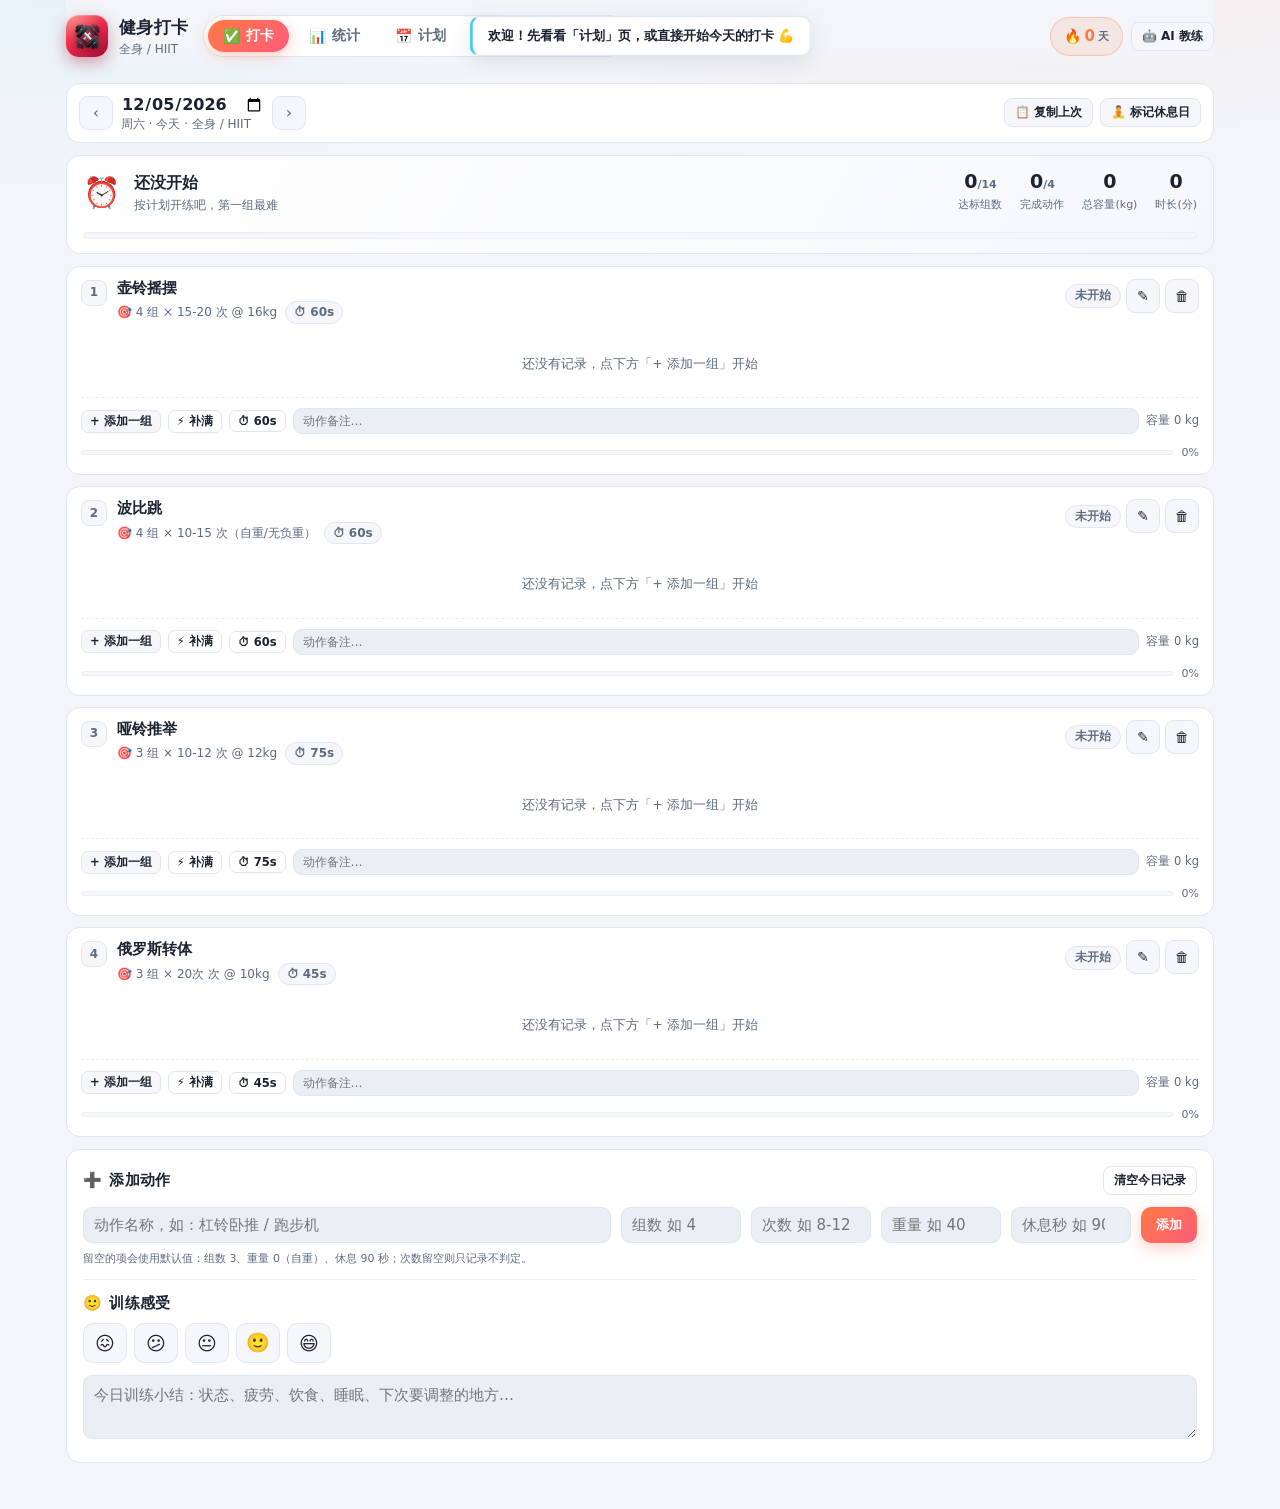
<file: index.html>
<!DOCTYPE html>
<html lang="zh-CN">
<head>
<meta charset="utf-8" />
<meta name="viewport" content="width=device-width, initial-scale=1, viewport-fit=cover" />
<meta name="theme-color" content="#c11236" />
<meta name="color-scheme" content="dark light" />
<link rel="icon" type="image/png" href="icons/icon-192.png" />
<link rel="apple-touch-icon" href="icons/icon-192.png" />
<link rel="manifest" href="manifest.webmanifest" />
<meta name="mobile-web-app-capable" content="yes" />
<meta name="apple-mobile-web-app-capable" content="yes" />
<meta name="apple-mobile-web-app-status-bar-style" content="black-translucent" />
<meta name="apple-mobile-web-app-title" content="健身打卡" />
<meta name="description" content="本地健身打卡：记录每日训练项目、每组次数重量、达标情况与身体数据" />
<title>健身打卡 · FitCheck</title>
<link rel="stylesheet" href="styles.css" />
</head>
<body>
<div class="app">

  <header class="topbar">
    <div class="brand">
      <div class="brand-mark" aria-hidden="true">
      <svg viewBox="0 0 64 64" xmlns="http://www.w3.org/2000/svg" aria-hidden="true">
        <defs>
          <linearGradient id="dbMetal" x1="0" y1="0" x2="0" y2="1">
            <stop offset="0" stop-color="#ffffff"/><stop offset=".38" stop-color="#cfd6dd"/><stop offset=".62" stop-color="#8b96a2"/><stop offset="1" stop-color="#4d5762"/>
          </linearGradient>
          <linearGradient id="dbRub" x1="0" y1="0" x2="0" y2="1">
            <stop offset="0" stop-color="#4b545e"/><stop offset=".45" stop-color="#20262d"/><stop offset="1" stop-color="#0b0e12"/>
          </linearGradient>
          <g id="dbShape">
            <rect x="12" y="29.4" width="40" height="5.2" rx="2.6" fill="url(#dbMetal)"/>
            <rect x="12.8" y="30.1" width="38.4" height="1.1" rx=".55" fill="#ffffff" opacity=".7"/>
            <rect x="16" y="19" width="8" height="26" rx="3.4" fill="url(#dbRub)"/>
            <rect x="40" y="19" width="8" height="26" rx="3.4" fill="url(#dbRub)"/>
            <rect x="9.5" y="23" width="5.4" height="18" rx="2.6" fill="url(#dbRub)"/>
            <rect x="49.1" y="23" width="5.4" height="18" rx="2.6" fill="url(#dbRub)"/>
            <rect x="6.6" y="27.6" width="2.6" height="8.8" rx="1.3" fill="url(#dbRub)"/>
            <rect x="54.8" y="27.6" width="2.6" height="8.8" rx="1.3" fill="url(#dbRub)"/>
            <rect x="17.2" y="20.6" width="1.5" height="22.8" rx=".75" fill="#7c8894" opacity=".5"/>
            <rect x="41.2" y="20.6" width="1.5" height="22.8" rx=".75" fill="#7c8894" opacity=".5"/>
          </g>
        </defs>
        <g transform="rotate(-45 32 32)" opacity=".72"><use href="#dbShape"/></g>
        <g transform="rotate(45 32 32)"><use href="#dbShape"/></g>
      </svg>
    </div>
      <div class="brand-text">
        <div class="brand-title">健身打卡</div>
        <div class="brand-sub" id="brandSub">今天也要练起来</div>
      </div>
    </div>
    <nav class="tabs" id="tabs" role="tablist" aria-label="主导航"></nav>
    <div class="topbar-right">
      <div class="streak-pill" id="streakPill" title="连续达标天数">
        <span class="flame">🔥</span><span id="streakNum">0</span><span class="streak-unit">天</span>
      </div>
    </div>
  </header>

  <main class="main">
    <section class="view" id="view-checkin" role="tabpanel"></section>
    <section class="view" id="view-stats" role="tabpanel" hidden></section>
    <section class="view" id="view-plan" role="tabpanel" hidden></section>
    <section class="view" id="view-body" role="tabpanel" hidden></section>
    <section class="view" id="view-settings" role="tabpanel" hidden></section>
  </main>

  <nav class="footbar" id="footbar" aria-label="移动端导航"></nav>

  <div class="rest-dock" id="restDock" hidden></div>
  <div class="modal-mask" id="modalMask" hidden></div>
  <div class="toast-wrap" id="toastWrap" aria-live="polite"></div>

</div>
<script src="app.js"></script>
</body>
</html>
</file>
<file: styles.css>
/* ================= 基础变量 ================= */
:root{
  --bg:#0f1218;
  --bg-soft:#121722;
  --card:#171d27;
  --card-2:#1d2531;
  --line:#262f3d;
  --line-soft:#1f2836;
  --text:#e9edf5;
  --muted:#8d9bb0;
  --muted-2:#66748a;
  --brand:#ff7a45;
  --brand-soft:rgba(255,122,69,.14);
  --ok:#3ddc97;
  --ok-soft:rgba(61,220,151,.14);
  --warn:#f5c451;
  --warn-soft:rgba(245,196,81,.14);
  --bad:#ff6b6b;
  --bad-soft:rgba(255,107,107,.14);
  --info:#4cc9f0;
  --info-soft:rgba(76,201,240,.14);
  --radius:14px;
  --radius-sm:10px;
  --shadow:0 8px 28px rgba(0,0,0,.34);
  --font:"Segoe UI","PingFang SC","Microsoft YaHei","Hiragino Sans GB",system-ui,-apple-system,sans-serif;
}
@media (prefers-color-scheme: light){
  :root{
    --bg:#f3f5f9; --bg-soft:#eaeef5; --card:#ffffff; --card-2:#f5f7fb;
    --line:#e0e6ef; --line-soft:#eaeff6; --text:#1b2230; --muted:#5d6b80; --muted-2:#8794a8;
    --brand-soft:rgba(255,122,69,.12); --ok-soft:rgba(29,180,120,.12);
    --warn-soft:rgba(212,160,23,.14); --bad-soft:rgba(226,74,74,.1); --info-soft:rgba(38,150,190,.12);
    --shadow:0 6px 22px rgba(24,39,66,.1);
  }
}
*{box-sizing:border-box}
[hidden]{display:none !important}
html,body{margin:0;padding:0}
body{
  background:
    radial-gradient(1200px 520px at 82% -12%, rgba(255,122,69,.13), transparent 62%),
    radial-gradient(900px 480px at 6% -6%, rgba(76,201,240,.1), transparent 60%),
    var(--bg);
  color:var(--text);
  font-family:var(--font);
  font-size:15px;
  line-height:1.55;
  -webkit-font-smoothing:antialiased;
  min-height:100vh;
}
button,input,select,textarea{font-family:inherit;font-size:inherit;color:inherit}
button{cursor:pointer;border:none;background:none}
a{color:var(--info)}
::-webkit-scrollbar{width:10px;height:10px}
::-webkit-scrollbar-thumb{background:var(--line);border-radius:8px;border:2px solid transparent;background-clip:padding-box}
::-webkit-scrollbar-track{background:transparent}

/* ================= 布局 ================= */
.app{max-width:1180px;margin:0 auto;padding:0 16px 46px}
.main{padding-top:6px}

.topbar{
  position:sticky;top:0;z-index:40;
  display:flex;align-items:center;gap:14px;
  padding:14px 0 12px;margin-bottom:6px;
  background:linear-gradient(to bottom, var(--bg) 62%, transparent);
  backdrop-filter:blur(6px);
}
.brand{display:flex;align-items:center;gap:11px;min-width:0}
.brand-mark{
  width:42px;height:42px;flex:0 0 42px;border-radius:13px;display:grid;place-items:center;overflow:hidden;
  background:
    radial-gradient(130% 100% at 20% 6%, rgba(255,255,255,.26), transparent 52%),
    linear-gradient(145deg,#ff6a5f 0%,#e8274b 50%,#9c0f33 100%);
  box-shadow:0 6px 16px rgba(156,15,51,.38), inset 0 1px 0 rgba(255,255,255,.22);
}
.brand-mark svg{width:37px;height:37px;display:block;filter:drop-shadow(0 2px 2.5px rgba(70,0,18,.42))}
.brand-title{font-size:17px;font-weight:800;letter-spacing:.4px}
.brand-sub{font-size:12px;color:var(--muted);white-space:nowrap;overflow:hidden;text-overflow:ellipsis;max-width:38vw}
.topbar-right{margin-left:auto;display:flex;align-items:center;gap:8px}
.streak-pill{
  display:flex;align-items:center;gap:3px;padding:7px 13px;border-radius:999px;
  background:var(--brand-soft);border:1px solid rgba(255,122,69,.3);
  font-weight:800;font-size:15px;color:var(--brand);
}
.streak-pill .flame{font-size:14px}
.streak-unit{font-size:11px;font-weight:600;color:var(--muted)}

.tabs{display:flex;gap:5px;background:var(--card);border:1px solid var(--line);padding:4px;border-radius:999px}
.tab{
  padding:7px 15px;border-radius:999px;color:var(--muted);font-size:13.5px;font-weight:600;
  display:flex;align-items:center;gap:6px;transition:.16s;white-space:nowrap;
}
.tab:hover{color:var(--text);background:var(--card-2)}
.tab.active{background:linear-gradient(135deg,var(--brand),#ff5c7a);color:#fff;box-shadow:0 4px 14px rgba(255,101,69,.34)}
.tab .ic{font-size:14px}

.footbar{
  position:fixed;left:0;right:0;bottom:0;z-index:45;display:none;
  background:color-mix(in srgb, var(--bg) 88%, transparent);
  border-top:1px solid var(--line);
  padding:6px 6px calc(6px + env(safe-area-inset-bottom));
  backdrop-filter:blur(12px);
}
.footbar .tabs{background:none;border:none;padding:0;width:100%;justify-content:space-around;border-radius:0}
.footbar .tab{flex-direction:column;gap:2px;padding:5px 8px;font-size:10.5px;border-radius:10px}
.footbar .tab .ic{font-size:18px}
@media (max-width:860px){
  .topbar .tabs{display:none}
  .footbar{display:block}
  .app{padding:0 12px 96px}
}

/* ================= 通用组件 ================= */
.card{background:var(--card);border:1px solid var(--line);border-radius:var(--radius);padding:16px}
.card + .card{margin-top:12px}
.card-head{display:flex;align-items:center;gap:10px;margin-bottom:12px;flex-wrap:wrap}
.card-title{font-size:14.5px;font-weight:800;letter-spacing:.3px;display:flex;align-items:center;gap:7px}
.card-title .ic{font-size:15px}
.card-sub{font-size:12px;color:var(--muted);margin-top:-6px;margin-bottom:12px}
.spacer{margin-left:auto}

.btn{
  display:inline-flex;align-items:center;justify-content:center;gap:6px;
  padding:8px 14px;border-radius:10px;font-size:13px;font-weight:700;
  background:var(--card-2);border:1px solid var(--line);color:var(--text);transition:.15s;white-space:nowrap;
}
.btn:hover{border-color:var(--muted-2);transform:translateY(-1px)}
.btn:active{transform:translateY(0)}
.btn.primary{background:linear-gradient(135deg,var(--brand),#ff5c7a);border-color:transparent;color:#fff;box-shadow:0 5px 16px rgba(255,101,69,.3)}
.btn.ghost{background:transparent}
.btn.sm{padding:5px 10px;font-size:12px;border-radius:8px}
.btn.xs{padding:3px 8px;font-size:11.5px;border-radius:7px}
.btn.danger{color:var(--bad);border-color:rgba(255,107,107,.3);background:var(--bad-soft)}
.btn.ok{color:var(--ok);border-color:rgba(61,220,151,.3);background:var(--ok-soft)}
.btn.block{width:100%}
.btn:disabled{opacity:.45;cursor:not-allowed;transform:none}
.icon-btn{width:34px;height:34px;border-radius:9px;display:grid;place-items:center;background:var(--card-2);border:1px solid var(--line);font-size:14px}
.icon-btn:hover{border-color:var(--muted-2)}

.input,.select,.textarea{
  background:var(--bg-soft);border:1px solid var(--line);border-radius:9px;
  padding:8px 10px;color:var(--text);outline:none;transition:.15s;width:100%;
}
.input:focus,.select:focus,.textarea:focus{border-color:var(--brand);box-shadow:0 0 0 3px var(--brand-soft)}
.textarea{resize:vertical;min-height:64px;line-height:1.5}
.select{appearance:none;background-image:linear-gradient(45deg,transparent 50%,var(--muted) 50%),linear-gradient(135deg,var(--muted) 50%,transparent 50%);
  background-position:calc(100% - 15px) 55%,calc(100% - 10px) 55%;background-size:5px 5px;background-repeat:no-repeat;padding-right:28px}
.label{font-size:12px;color:var(--muted);font-weight:600;margin-bottom:5px;display:block}
.field-row{display:flex;gap:10px;flex-wrap:wrap}
.field{flex:1;min-width:120px}

.badge{display:inline-flex;align-items:center;gap:4px;padding:2px 9px;border-radius:999px;font-size:11.5px;font-weight:700;border:1px solid transparent;white-space:nowrap}
.badge.ok{background:var(--ok-soft);color:var(--ok);border-color:rgba(61,220,151,.28)}
.badge.warn{background:var(--warn-soft);color:var(--warn);border-color:rgba(245,196,81,.28)}
.badge.bad{background:var(--bad-soft);color:var(--bad);border-color:rgba(255,107,107,.28)}
.badge.muted{background:var(--card-2);color:var(--muted);border-color:var(--line)}
.badge.info{background:var(--info-soft);color:var(--info);border-color:rgba(76,201,240,.28)}
.badge.brand{background:var(--brand-soft);color:var(--brand);border-color:rgba(255,122,69,.28)}

.grid{display:grid;gap:12px}
.g2{grid-template-columns:repeat(2,minmax(0,1fr))}
.g3{grid-template-columns:repeat(3,minmax(0,1fr))}
.g4{grid-template-columns:repeat(4,minmax(0,1fr))}
@media (max-width:900px){.g4{grid-template-columns:repeat(2,minmax(0,1fr))}.g3{grid-template-columns:repeat(2,minmax(0,1fr))}}
@media (max-width:560px){.g2,.g3,.g4{grid-template-columns:minmax(0,1fr)}}

.divider{height:1px;background:var(--line-soft);margin:12px 0;border:0}
.muted{color:var(--muted)}
.small{font-size:12px}
.tiny{font-size:11px}
.center{text-align:center}
.mono{font-variant-numeric:tabular-nums;font-feature-settings:"tnum"}
/* ================= 日期导航 ================= */
.datebar{
  display:flex;align-items:center;gap:8px;flex-wrap:wrap;
  background:var(--card);border:1px solid var(--line);border-radius:var(--radius);padding:10px 12px;margin-bottom:12px;
}
.datebar .nav-btn{
  width:34px;height:34px;border-radius:9px;background:var(--card-2);border:1px solid var(--line);
  display:grid;place-items:center;font-size:16px;color:var(--muted);transition:.15s;
}
.datebar .nav-btn:hover{color:var(--text);border-color:var(--brand)}
.date-main{display:flex;flex-direction:column;line-height:1.2;min-width:0}
.date-big{font-size:16px;font-weight:800}
.date-big input[type=date]{
  background:none;border:none;color:inherit;font:inherit;font-weight:800;padding:0;cursor:pointer;
}
.date-big input[type=date]::-webkit-calendar-picker-indicator{filter:invert(.7);cursor:pointer;margin-left:4px}
@media (prefers-color-scheme: light){.date-big input[type=date]::-webkit-calendar-picker-indicator{filter:none}}
.date-sub{font-size:12px;color:var(--muted);margin-top:2px}
.datebar .right{margin-left:auto;display:flex;gap:7px;align-items:center;flex-wrap:wrap}

/* ================= KPI ================= */
.kpi{background:var(--card);border:1px solid var(--line);border-radius:var(--radius);padding:14px 16px;position:relative;overflow:hidden}
.kpi::after{content:"";position:absolute;right:-24px;top:-24px;width:76px;height:76px;border-radius:50%;background:var(--kpi-c,var(--brand));opacity:.1}
.kpi .k-label{font-size:11.5px;color:var(--muted);font-weight:700;letter-spacing:.5px;display:flex;align-items:center;gap:5px}
.kpi .k-value{font-size:27px;font-weight:850;line-height:1.15;margin-top:5px;font-variant-numeric:tabular-nums}
.kpi .k-unit{font-size:12px;font-weight:600;color:var(--muted);margin-left:3px}
.kpi .k-sub{font-size:11.5px;color:var(--muted-2);margin-top:3px}

.progress{height:7px;border-radius:99px;background:var(--card-2);overflow:hidden;border:1px solid var(--line-soft)}
.progress > i{display:block;height:100%;border-radius:99px;background:linear-gradient(90deg,var(--brand),#ff5c7a);transition:width .35s}
.progress.ok > i{background:linear-gradient(90deg,#1fbf7f,var(--ok))}
.progress.thin{height:5px}

/* ================= 训练状态条 ================= */
.statusbar{
  display:flex;align-items:center;gap:14px;flex-wrap:wrap;
  border-radius:var(--radius);padding:14px 16px;margin-bottom:12px;border:1px solid var(--line);
  background:linear-gradient(120deg,var(--card),var(--card-2));
}
.statusbar.pass{border-color:rgba(61,220,151,.35);background:linear-gradient(120deg,var(--ok-soft),var(--card))}
.statusbar.fail{border-color:rgba(245,196,81,.3)}
.status-emoji{font-size:30px;line-height:1}
.status-text{min-width:0}
.status-title{font-size:15.5px;font-weight:800}
.status-desc{font-size:12px;color:var(--muted);margin-top:1px}
.status-nums{margin-left:auto;display:flex;gap:18px;flex-wrap:wrap}
.snum{text-align:center}
.snum b{display:block;font-size:19px;font-weight:800;font-variant-numeric:tabular-nums;line-height:1.2}
.snum span{font-size:11px;color:var(--muted)}

/* ================= 动作卡片 ================= */
.ex-card{background:var(--card);border:1px solid var(--line);border-radius:var(--radius);overflow:hidden;transition:.18s}
.ex-card + .ex-card{margin-top:11px}
.ex-card.done{border-color:rgba(61,220,151,.34)}
.ex-card.done .ex-head{background:linear-gradient(90deg,var(--ok-soft),transparent)}
.ex-head{display:flex;align-items:flex-start;gap:10px;padding:12px 14px}
.ex-idx{
  width:26px;height:26px;flex:0 0 26px;border-radius:8px;display:grid;place-items:center;
  background:var(--card-2);border:1px solid var(--line);font-size:12px;font-weight:800;color:var(--muted);margin-top:1px;
}
.ex-card.done .ex-idx{background:var(--ok-soft);border-color:rgba(61,220,151,.3);color:var(--ok)}
.ex-name{font-size:15px;font-weight:750;line-height:1.3}
.ex-target{font-size:12px;color:var(--muted);margin-top:3px;display:flex;gap:8px;flex-wrap:wrap;align-items:center}
.ex-actions{margin-left:auto;display:flex;gap:5px;align-items:center}
.ex-body{padding:0 14px 13px}

.set-head{display:grid;grid-template-columns:34px 1fr 1fr 74px 30px;gap:7px;align-items:center;
  font-size:11px;color:var(--muted-2);font-weight:700;padding:0 2px 5px;letter-spacing:.4px}
.set-row{display:grid;grid-template-columns:34px 1fr 1fr 74px 30px;gap:7px;align-items:center;padding:3px 0}
.set-no{
  width:26px;height:26px;border-radius:8px;display:grid;place-items:center;font-size:12px;font-weight:800;
  background:var(--card-2);border:1px solid var(--line);color:var(--muted);
}
.set-row.ok .set-no{background:var(--ok-soft);border-color:rgba(61,220,151,.32);color:var(--ok)}
.set-row.over .set-no{background:var(--info-soft);border-color:rgba(76,201,240,.32);color:var(--info)}
.set-in{
  width:100%;max-width:132px;margin:0 auto;display:block;background:var(--bg-soft);border:1px solid var(--line);border-radius:8px;
  padding:6px 8px;text-align:center;font-weight:750;font-variant-numeric:tabular-nums;
  -moz-appearance:textfield;
}
.set-in::-webkit-outer-spin-button,.set-in::-webkit-inner-spin-button{-webkit-appearance:none;margin:0}
.set-in:focus{border-color:var(--brand);box-shadow:0 0 0 3px var(--brand-soft);outline:none}
.set-row.ok .set-in{border-color:rgba(61,220,151,.26)}
.set-del{width:26px;height:26px;border-radius:8px;display:grid;place-items:center;color:var(--muted-2);font-size:14px;border:1px solid transparent}
.set-del:hover{color:var(--bad);background:var(--bad-soft);border-color:rgba(255,107,107,.25)}
.set-flag{font-size:11.5px;font-weight:700;text-align:center}
.set-flag.ok{color:var(--ok)} .set-flag.over{color:var(--info)} .set-flag.bad{color:var(--bad)}
.ex-foot{display:flex;align-items:center;gap:7px;flex-wrap:wrap;margin-top:10px;padding-top:10px;border-top:1px dashed var(--line-soft)}
.ex-vol{font-size:11.5px;color:var(--muted);margin-left:auto;font-variant-numeric:tabular-nums}
.mini-prog{flex:1;min-width:70px;max-width:150px}

@media (max-width:560px){
  .set-head,.set-row{grid-template-columns:28px 1fr 1fr 58px 26px;gap:5px}
  .ex-head{padding:11px 12px}
  .ex-body{padding:0 12px 12px}
  .status-nums{width:100%;margin-left:0;justify-content:space-between}
}

/* ================= 心情 ================= */
.mood-row{display:flex;gap:7px;flex-wrap:wrap}
.mood{
  width:44px;height:40px;border-radius:10px;background:var(--card-2);border:1px solid var(--line);
  font-size:19px;display:grid;place-items:center;transition:.15s;
}
.mood:hover{transform:translateY(-2px)}
.mood.active{border-color:var(--brand);background:var(--brand-soft);box-shadow:0 0 0 2px var(--brand-soft)}

/* ================= 日历热力图 ================= */
.cal-head{display:flex;align-items:center;gap:8px;margin-bottom:10px}
.cal-grid{display:grid;grid-template-columns:repeat(7,1fr);gap:5px;max-width:600px;margin:0 auto}
.cal-dow{font-size:10.5px;color:var(--muted-2);text-align:center;font-weight:700;padding-bottom:2px}
.cal-cell{
  aspect-ratio:1/1;border-radius:8px;background:var(--card-2);border:1px solid var(--line-soft);
  display:flex;flex-direction:column;align-items:center;justify-content:center;gap:1px;
  font-size:11px;color:var(--muted-2);cursor:pointer;transition:.14s;position:relative;padding:2px;
}
.cal-cell:hover{transform:scale(1.07);border-color:var(--muted-2);z-index:2}
.cal-cell.blank{background:none;border:none;cursor:default;pointer-events:none}
.cal-cell.lv1{background:rgba(255,122,69,.2);border-color:rgba(255,122,69,.3);color:var(--text)}
.cal-cell.lv2{background:rgba(255,122,69,.42);border-color:rgba(255,122,69,.5);color:#fff}
.cal-cell.lv3{background:rgba(61,220,151,.5);border-color:rgba(61,220,151,.6);color:#08241a;font-weight:700}
.cal-cell.lv4{background:linear-gradient(135deg,#1fbf7f,#3ddc97);border-color:#3ddc97;color:#042015;font-weight:800}
.cal-cell.restday{background:var(--info-soft);border-color:rgba(76,201,240,.3);color:var(--info)}
.cal-cell.today{outline:2px solid var(--brand);outline-offset:1px}
.cal-cell.future{opacity:.35;cursor:default}
.cal-cell b{font-size:12px;font-weight:700}
.cal-legend{display:flex;gap:12px;align-items:center;flex-wrap:wrap;margin-top:11px;font-size:11px;color:var(--muted)}
.cal-legend .sw{width:12px;height:12px;border-radius:4px;display:inline-block;vertical-align:-2px;margin-right:4px}

/* ================= 图表 ================= */
.chart-box{width:100%;overflow-x:auto;overflow-y:hidden}
.chart-box svg{display:block;width:100%;height:auto;min-width:420px}
.chart-box text{font-family:var(--font)}
.spark{width:100%;height:44px;display:block}

/* ================= 表格 ================= */
.table-wrap{overflow-x:auto;border-radius:10px;border:1px solid var(--line)}
table.tbl{width:100%;border-collapse:collapse;font-size:13px;min-width:420px}
table.tbl th{
  text-align:left;padding:9px 11px;background:var(--card-2);color:var(--muted);
  font-size:11.5px;font-weight:700;letter-spacing:.4px;border-bottom:1px solid var(--line);white-space:nowrap;
}
table.tbl td{padding:8px 11px;border-bottom:1px solid var(--line-soft);vertical-align:middle}
table.tbl tr:last-child td{border-bottom:none}
table.tbl tbody tr:hover{background:var(--bg-soft)}
table.tbl td.num,table.tbl th.num{text-align:right;font-variant-numeric:tabular-nums}

/* ================= 计划视图 ================= */
.day-col{background:var(--card);border:1px solid var(--line);border-radius:var(--radius);padding:14px;transition:.15s}
.day-col.is-rest{border-style:dashed;background:var(--bg-soft)}
.day-col.today-col{border-color:var(--brand);box-shadow:0 0 0 3px var(--brand-soft)}
.day-head{display:flex;align-items:center;gap:8px;margin-bottom:4px}
.day-dow{font-size:13px;font-weight:800;color:var(--brand)}
.day-name{font-size:13px;font-weight:700;flex:1;min-width:0}
.plan-ex{display:flex;align-items:center;gap:8px;padding:7px 0;border-top:1px dashed var(--line-soft);font-size:13px}
.plan-ex:first-of-type{border-top:none}
.plan-ex .pe-name{font-weight:650;flex:1;min-width:0;overflow:hidden;text-overflow:ellipsis;white-space:nowrap}
.plan-ex .pe-meta{font-size:11.5px;color:var(--muted);white-space:nowrap;font-variant-numeric:tabular-nums}

/* ================= 身体数据 ================= */
.metric-card{background:var(--card);border:1px solid var(--line);border-radius:var(--radius);padding:13px 15px}
.metric-top{display:flex;align-items:baseline;gap:6px}
.metric-label{font-size:12px;color:var(--muted);font-weight:650}
.metric-val{font-size:23px;font-weight:850;font-variant-numeric:tabular-nums;line-height:1.2;margin-left:auto}
.metric-unit{font-size:11px;color:var(--muted)}
.metric-delta{font-size:11.5px;font-weight:700;margin-top:2px}
.metric-delta.up{color:var(--warn)} .metric-delta.down{color:var(--ok)} .metric-delta.flat{color:var(--muted)}

/* ================= 徽章 ================= */
.badge-grid{display:grid;grid-template-columns:repeat(auto-fill,minmax(140px,1fr));gap:10px}
.ach{
  border-radius:12px;padding:12px;text-align:center;border:1px solid var(--line);background:var(--card-2);
  transition:.16s;opacity:.42;filter:grayscale(1);
}
.ach.got{opacity:1;filter:none;border-color:rgba(255,122,69,.4);background:linear-gradient(160deg,var(--brand-soft),var(--card-2))}
.ach .a-ic{font-size:26px}
.ach .a-name{font-size:12.5px;font-weight:800;margin-top:5px}
.ach .a-desc{font-size:10.5px;color:var(--muted);margin-top:2px;line-height:1.4}

/* ================= 休息计时器 ================= */
.rest-dock{
  position:fixed;left:50%;transform:translateX(-50%);bottom:22px;z-index:60;
  display:flex;align-items:center;gap:12px;padding:11px 15px;border-radius:999px;
  background:var(--card);border:1px solid var(--brand);box-shadow:var(--shadow),0 0 0 4px var(--brand-soft);
  animation:pop .22s ease-out;
}
@media (max-width:860px){.rest-dock{bottom:76px}}
@keyframes pop{from{opacity:0;transform:translate(-50%,14px)}to{opacity:1;transform:translate(-50%,0)}}
.ring{width:42px;height:42px;flex:0 0 42px}
.ring circle{fill:none;stroke-width:4;stroke-linecap:round}
.ring .bgc{stroke:var(--line)}
.ring .fgc{stroke:var(--brand);transition:stroke-dashoffset .3s linear;transform:rotate(-90deg);transform-origin:center}
.rest-time{font-size:22px;font-weight:850;font-variant-numeric:tabular-nums;min-width:62px}
.rest-lbl{font-size:11px;color:var(--muted);margin-top:-3px}

/* ================= 弹窗 ================= */
.modal-mask{position:fixed;inset:0;z-index:80;background:rgba(6,9,14,.62);backdrop-filter:blur(4px);
  display:flex;align-items:flex-start;justify-content:center;padding:24px 14px;overflow-y:auto;animation:fade .16s}
@keyframes fade{from{opacity:0}to{opacity:1}}
.modal{
  width:100%;max-width:520px;background:var(--card);border:1px solid var(--line);border-radius:16px;
  box-shadow:var(--shadow);animation:up .2s cubic-bezier(.2,.9,.3,1.2);margin:auto 0;
}
.modal.wide{max-width:680px}
@keyframes up{from{opacity:0;transform:translateY(16px) scale(.98)}to{opacity:1;transform:none}}
.modal-head{display:flex;align-items:center;gap:10px;padding:15px 17px;border-bottom:1px solid var(--line)}
.modal-title{font-size:15px;font-weight:800}
.modal-x{margin-left:auto;width:30px;height:30px;border-radius:8px;display:grid;place-items:center;color:var(--muted);font-size:17px}
.modal-x:hover{background:var(--card-2);color:var(--text)}
.modal-body{padding:16px 17px;max-height:66vh;overflow-y:auto}
.modal-foot{display:flex;gap:8px;justify-content:flex-end;padding:13px 17px;border-top:1px solid var(--line);flex-wrap:wrap}

/* ================= Toast ================= */
.toast-wrap{position:fixed;top:16px;left:50%;transform:translateX(-50%);z-index:99;display:flex;flex-direction:column;gap:8px;align-items:center;pointer-events:none}
.toast{
  background:var(--card);border:1px solid var(--line);border-left:3px solid var(--brand);
  border-radius:10px;padding:9px 15px;font-size:13px;font-weight:600;box-shadow:var(--shadow);
  animation:tin .22s ease-out;max-width:86vw;
}
.toast.ok{border-left-color:var(--ok)} .toast.bad{border-left-color:var(--bad)} .toast.info{border-left-color:var(--info)}
@keyframes tin{from{opacity:0;transform:translateY(-12px)}to{opacity:1;transform:none}}
.toast.out{opacity:0;transform:translateY(-10px);transition:.25s}

/* ================= 空状态 / 列表 ================= */
.empty{text-align:center;padding:34px 16px;color:var(--muted)}
.empty .e-ic{font-size:38px;opacity:.55}
.empty .e-t{font-size:14px;font-weight:700;margin-top:8px;color:var(--text)}
.empty .e-d{font-size:12.5px;margin-top:4px}
.sec-title{font-size:13px;font-weight:800;color:var(--muted);letter-spacing:.6px;margin:18px 0 9px;display:flex;align-items:center;gap:7px}
.sec-title::after{content:"";flex:1;height:1px;background:var(--line-soft)}
.row-list .rl{display:flex;align-items:center;gap:9px;padding:9px 0;border-bottom:1px dashed var(--line-soft);font-size:13px}
.row-list .rl:last-child{border-bottom:none}
.kv{display:flex;justify-content:space-between;gap:10px;padding:6px 0;font-size:13px;border-bottom:1px dashed var(--line-soft)}
.kv:last-child{border-bottom:none}
.kv b{font-variant-numeric:tabular-nums}
.chip{display:inline-flex;align-items:center;gap:5px;padding:4px 10px;border-radius:999px;background:var(--card-2);
  border:1px solid var(--line);font-size:12px;color:var(--muted);font-weight:600}
.hr-note{font-size:12px;color:var(--muted);background:var(--bg-soft);border:1px dashed var(--line);
  border-radius:10px;padding:9px 12px;line-height:1.6}
</file>
